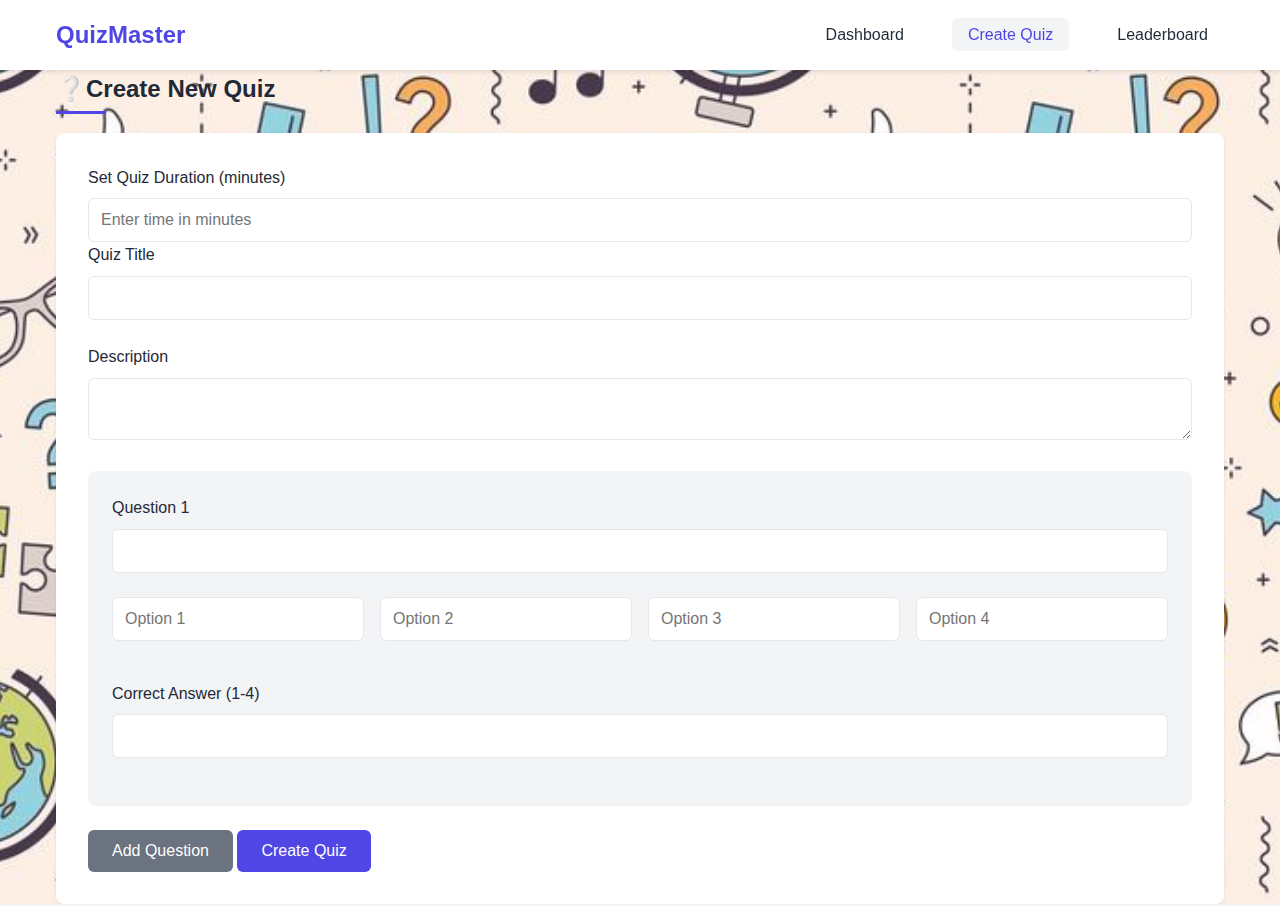
<file: quixe sachin/createquiz.html>
<!DOCTYPE html>
<html lang="en">
<head>
    <meta charset="UTF-8">
    <meta name="viewport" content="width=device-width, initial-scale=1.0">
    <title>QuizMaster - Create Quiz</title>
    <link rel="stylesheet" href="styles.css">
</head>
<body>
    <nav class="navbar">
        <div class="container">
            <h1 class="logo">QuizMaster</h1>
            <ul class="nav-links">
                <li><a href="dashboard.html" class="nav-link">Dashboard</a></li>
                <li><a href="createquiz.html" class="nav-link active">Create Quiz</a></li>
               
                <li><a href="Tleaderboard.html" class="nav-link">Leaderboard</a></li>
            </ul>
        </div>
    </nav>

    <main class="container">
        <h2>❔Create New Quiz</h2>
        <form id="quiz-form" class="quiz-form">
            <div class="form-group">
                <label for="quiz-timer">Set Quiz Duration (minutes)</label>
                <input type="number" id="quiz-timer" min="1" placeholder="Enter time in minutes" required>
                <label for="quiz-title">Quiz Title</label>
                <input type="text" id="quiz-title" required>
            </div>
            <div class="form-group">
                <label for="quiz-description">Description</label>
                <textarea id="quiz-description" required></textarea>
            </div>
            <div id="questions-container"></div>
            <button type="button" id="add-question" class="btn secondary">Add Question</button>
            <button type="submit" class="btn primary">Create Quiz</button>
        </form>
    </main>

    <!-- Modal for sharing quiz -->
    <div id="share-modal" class="modal">
        <div class="modal-content">
            <h3>Share Quiz</h3>
            <p>Share this code with your students:</p>
            <div class="share-code">
                <input type="text" id="share-code-input" readonly>
                <button id="copy-code" class="btn secondary">Copy</button>
            </div>
            <button id="close-modal" class="btn secondary">Close</button>
        </div>
    </div>

    <script src="createquiz.js" type="module"></script>
</body>
</html>
</file>
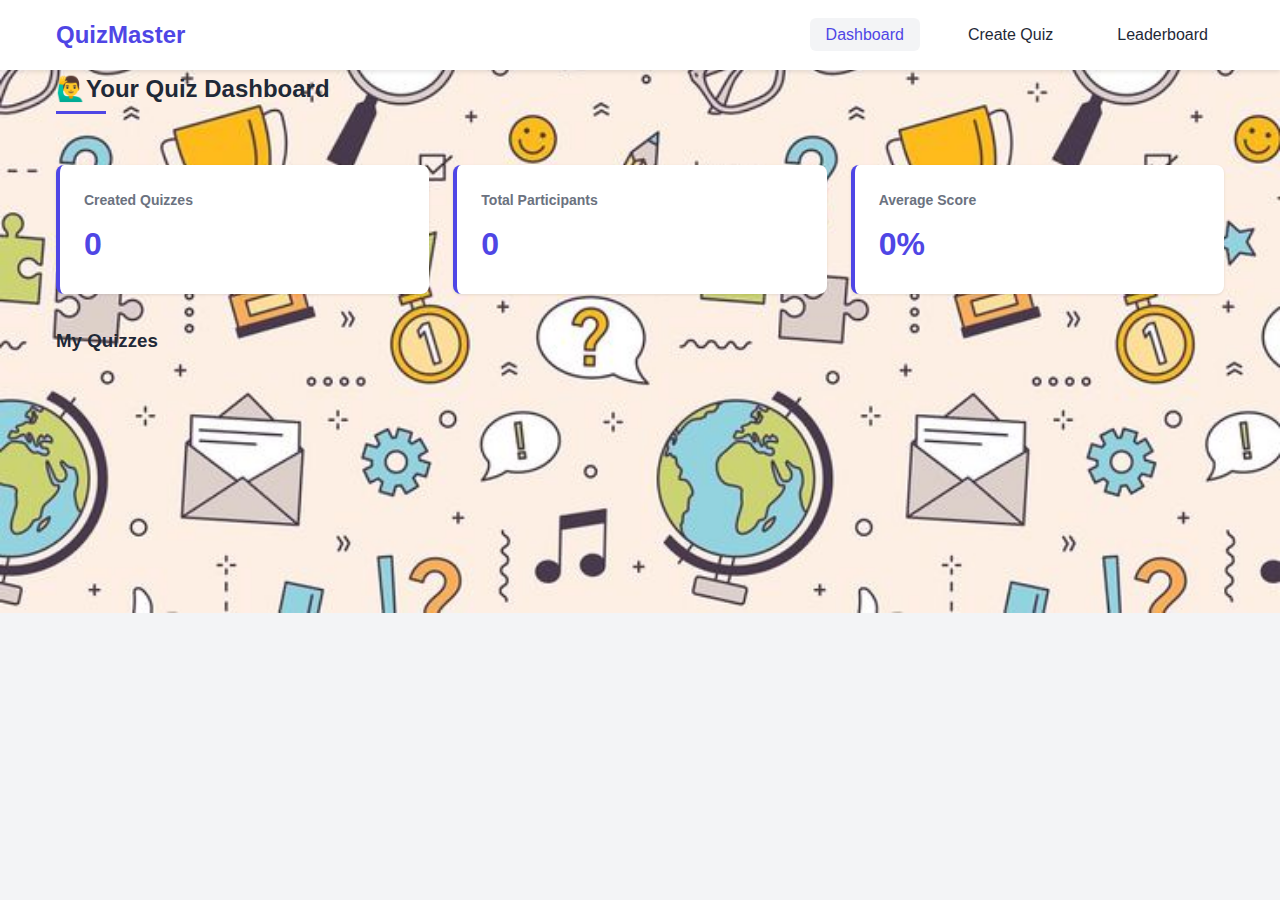
<file: quixe sachin/dashboard.html>
<!DOCTYPE html>
<html lang="en">
<head>
    <meta charset="UTF-8">
    <meta name="viewport" content="width=device-width, initial-scale=1.0">
    <title>QuizMaster - Dashboard</title>
    <link rel="stylesheet" href="styles.css">
</head>
<body>
    <nav class="navbar">
        <div class="container">
            <h1 class="logo">QuizMaster</h1>
            <ul class="nav-links">
                <li><a href="dashboard.html" class="nav-link active">Dashboard</a></li>
                <li><a href="createquiz.html" class="nav-link">Create Quiz</a></li>
             
                <li><a href="Tleaderboard.html" class="nav-link">Leaderboard</a></li>
            </ul>
        </div>
    </nav>

    <main class="container">
        <h2>🙋‍♂️Your Quiz Dashboard</h2>
        <div class="stats-grid">
            <div class="stat-card">
                <h3>Created Quizzes</h3>
                <p id="total-quizzes">0</p>
            </div>
            <div class="stat-card">
                <h3>Total Participants</h3>
                <p id="total-participants">0</p>
            </div>
            <div class="stat-card">
                <h3>Average Score</h3>
                <p id="average-score">0%</p>
            </div>
        </div>
        <div class="my-quizzes">
            <h3>My Quizzes</h3>
            <div id="quiz-list" class="quiz-grid"></div>
        </div>
    </main>

    <script src="dashboard.js" type="module"></script>
</body>
</html>
</file>
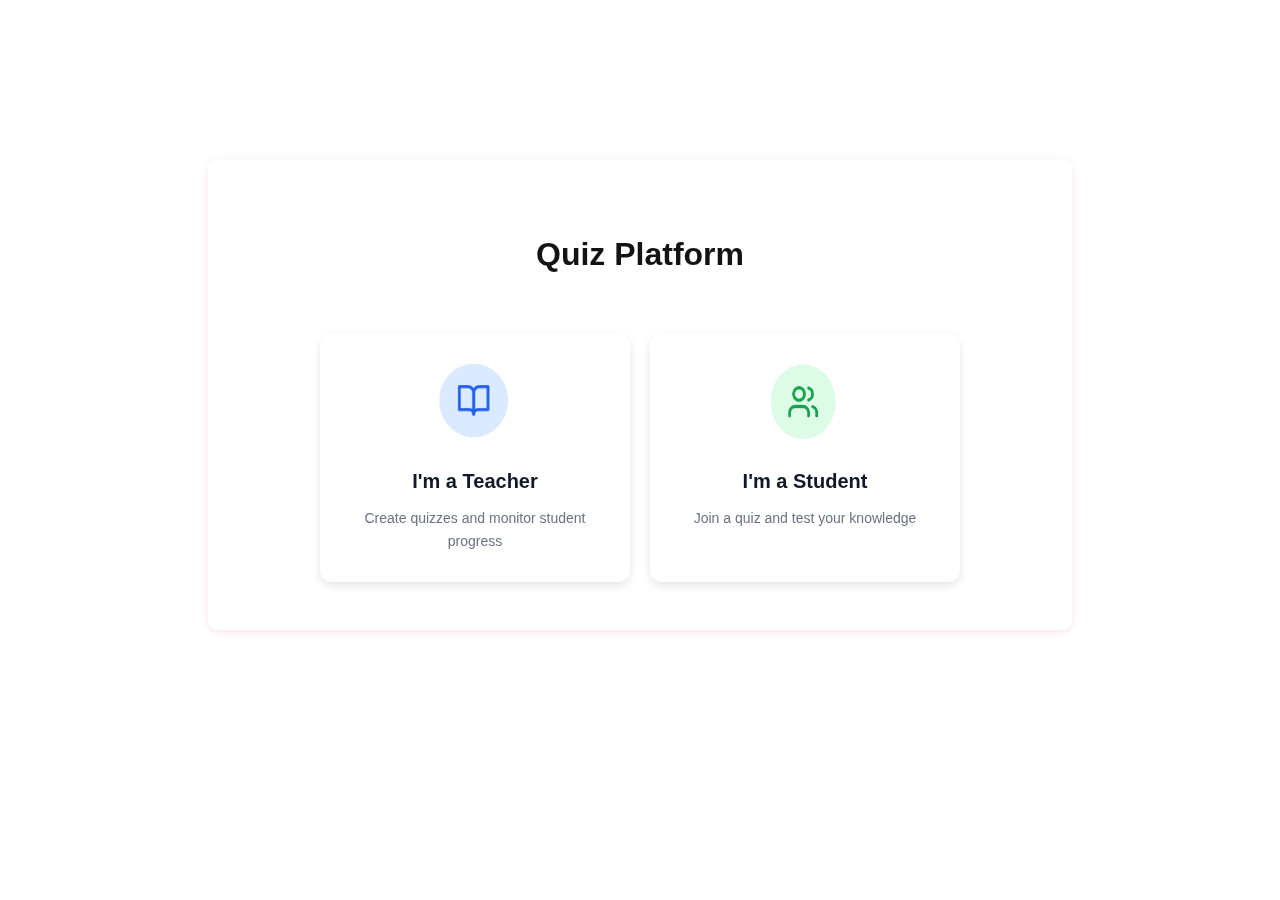
<file: quixe sachin/home.html>
<!DOCTYPE html>
<html lang="en">
<head>
    <meta charset="UTF-8">
    <meta name="viewport" content="width=device-width, initial-scale=1.0">
    <title>Quiz Platform</title>
    <link rel="stylesheet" href="home.css">
    <script>
        function showQuizForm() {
            window.location.href = "createquiz.html"; // Redirects to the teacher's page
        }

        function showStudentPanel() {
            window.location.href = "student.html"; // Redirects to the student's page
        }
    </script>
</head>
<body>
    <div class="container">
        <div id="welcome-screen" class="screen">
            <h1><b>Quiz Platform</b></h1>
            <div class="roles">
                <div class="role" onclick="showQuizForm()">
                    <img src="image.png" alt="Teacher">
                    <div class="role-title">I'm a Teacher</div>
                    <div class="role-description">Create quizzes and monitor student progress</div>
                </div>

                <div class="role" onclick="showStudentPanel()">
                    <img src="image2.png" alt="Student">
                    <div class="role-title">I'm a Student</div>
                    <div class="role-description">Join a quiz and test your knowledge</div>
                </div>
            </div>         
        </div>
    </div>
</body>
</html>
</file>
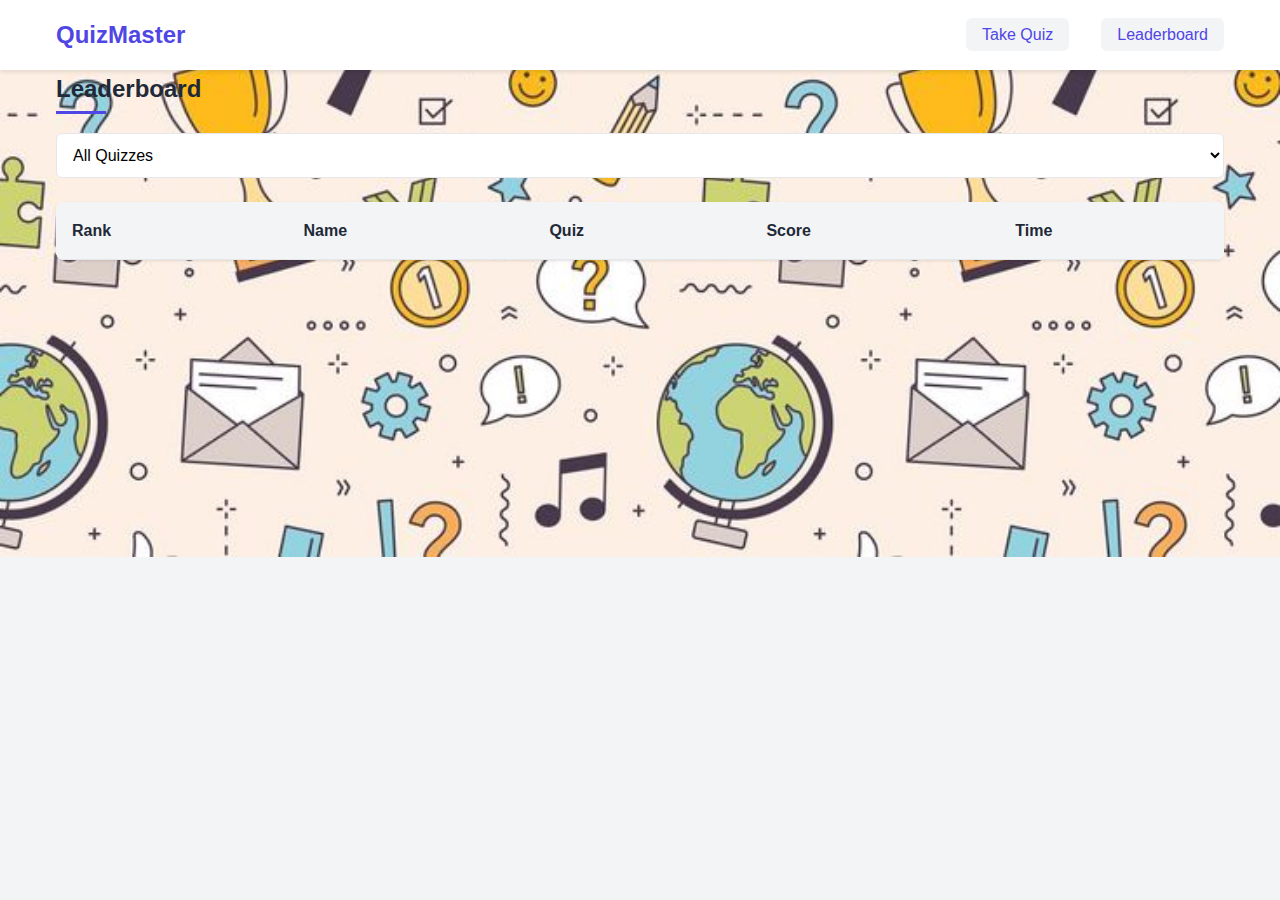
<file: quixe sachin/Sleaderboad.html>
<!DOCTYPE html>
<html lang="en">
<head>
    <meta charset="UTF-8">
    <meta name="viewport" content="width=device-width, initial-scale=1.0">
    <title>QuizMaster - Leaderboard</title>
    <link rel="stylesheet" href="styles.css">
</head>
<body>
    <nav class="navbar">
        <div class="container">
            <h1 class="logo">QuizMaster</h1>
            <ul class="nav-links">
               
                <li><a href="student.html" class="nav-link active">Take Quiz</a></li>
                <li><a href="Sleaderboad.html" class="nav-link active">Leaderboard</a></li>
            </ul>
        </div>
    </nav>

    <main class="container">
        <h2>Leaderboard</h2>
        <div class="leaderboard-filters">
            <select id="quiz-select">
                <option value="all">All Quizzes</option>
            </select>
        </div>
        <table class="leaderboard-table">
            <thead>
                <tr>
                    <th>Rank</th>
                    <th>Name</th>
                    <th>Quiz</th>
                    <th>Score</th>
                    <th>Time</th>
                </tr>
            </thead>
            <tbody id="leaderboard-body"></tbody>
        </table>
    </main>

    <script src="Sleaderboad.js" type="module"></script>
</body>
</html>
</file>
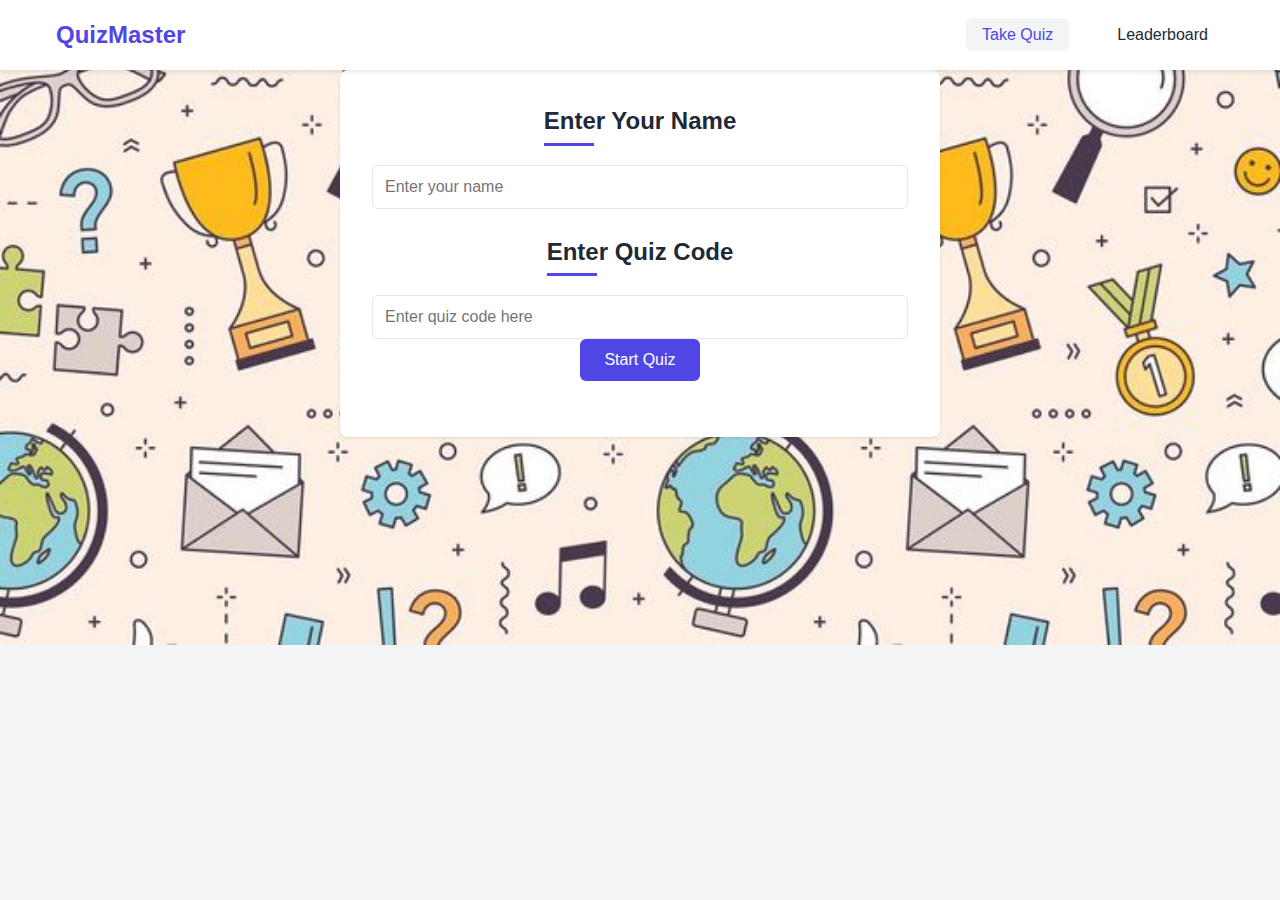
<file: quixe sachin/student.html>
<!DOCTYPE html>
<html lang="en">
<head>
    <meta charset="UTF-8">
    <meta name="viewport" content="width=device-width, initial-scale=1.0">
    <title>QuizMaster - Take Quiz</title>
    <link rel="stylesheet" href="styles.css">
</head>
<body>
    <nav class="navbar">
        <div class="container">
            <h1 class="logo">QuizMaster</h1>
            <ul class="nav-links">
              
                <li><a href="student.html" class="nav-link active">Take Quiz</a></li>
                <li><a href="Sleaderboad.html" class="nav-link">Leaderboard</a></li>
            </ul>
        </div>
    </nav>

    <main class="container">
        <div id="quiz-entry" class="quiz-entry">

            <h2>Enter Your Name</h2>
    <div class="form-group">
        <input type="text" id="user-name" placeholder="Enter your name">
    </div>

            <h2>Enter Quiz Code</h2>
            <div class="form-group">
                <input type="text" id="quiz-code" placeholder="Enter quiz code here">
                <button id="start-quiz" class="btn primary">Start Quiz</button>
            </div>
        </div>
        <div id="quiz-content" class="quiz-content hidden">
            <h3 id="quiz-timer-display" style="color: red; text-align: center;"></h3>

            <h2 id="quiz-title-display"></h2>
            <div id="question-display"></div>
            <div class="quiz-navigation">
                <button id="prev-question" class="btn secondary">Previous</button>
                <button id="next-question" class="btn primary">Next</button>
                <button id="submit-quiz" class="btn primary ">Submit Quiz</button>
            </div>
        </div>
    </main>

    <script src="student.js" type="module"></script>
</body>
</html>
</file>
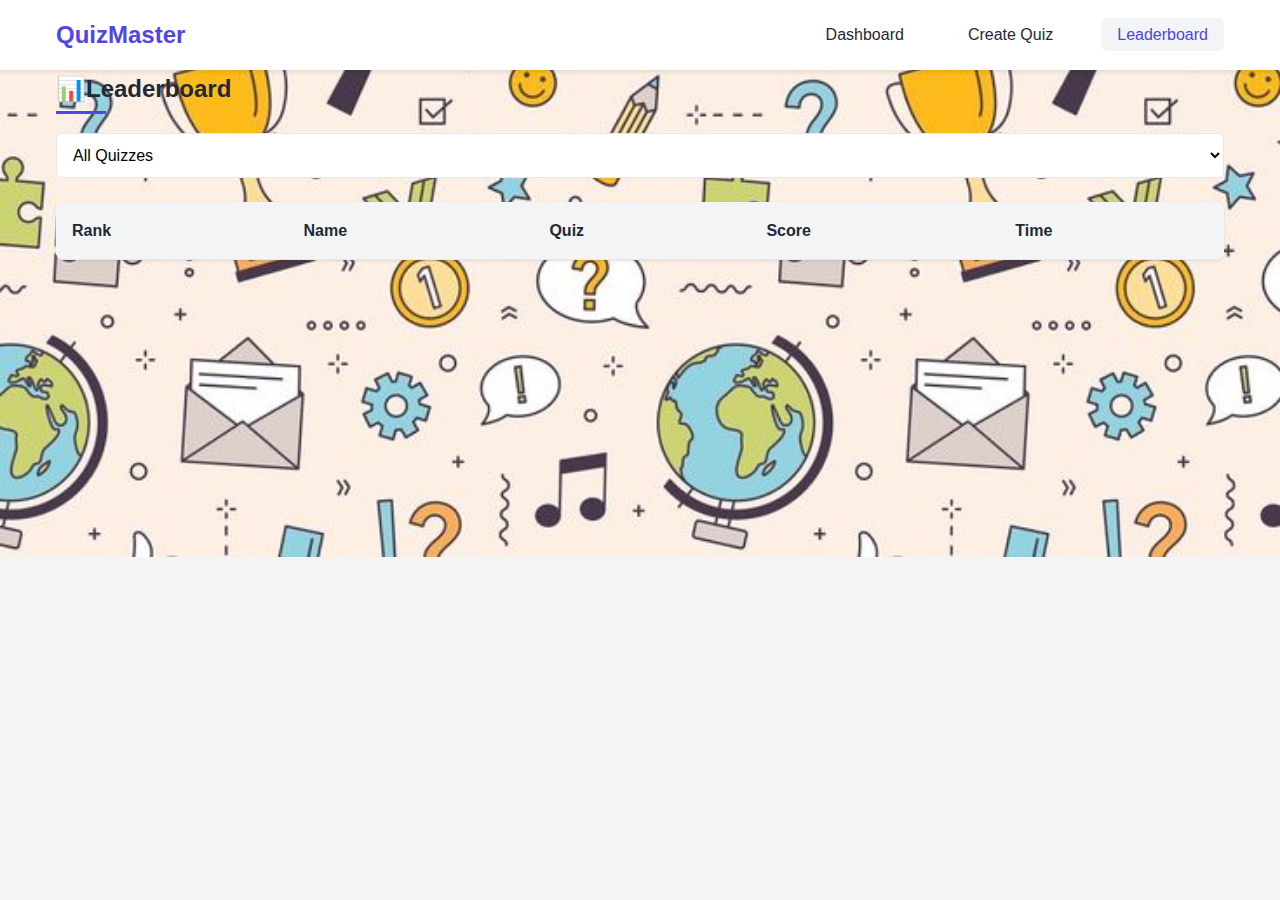
<file: quixe sachin/Tleaderboard.html>
<!DOCTYPE html>
<html lang="en">
<head>
    <meta charset="UTF-8">
    <meta name="viewport" content="width=device-width, initial-scale=1.0">
    <title>QuizMaster - Leaderboard</title>
    <link rel="stylesheet" href="styles.css">
</head>
<body>
    <nav class="navbar">
        <div class="container">
            <h1 class="logo">QuizMaster</h1>
            <ul class="nav-links">
                <li><a href="dashboard.html" class="nav-link">Dashboard</a></li>
                <li><a href="createquiz.html" class="nav-link">Create Quiz</a></li>
              
                <li><a href="Tleaderboard.html" class="nav-link active">Leaderboard</a></li>
            </ul>
        </div>
    </nav>

    <main class="container">
        <h2>📊Leaderboard</h2>
        <div class="leaderboard-filters">
            <select id="quiz-select">
                <option value="all">All Quizzes</option>
            </select>
        </div>
        <table class="leaderboard-table">
            <thead>
                <tr>
                    <th>Rank</th>
                    <th>Name</th>
                    <th>Quiz</th>
                    <th>Score</th>
                    <th>Time</th>
                </tr>
            </thead>
            <tbody id="leaderboard-body"></tbody>
        </table>
    </main>

    <script src="Tleaderboard.js" type="module"></script>
</body>
</html>
</file>
<file: quixe sachin/styles.css>
/* Base styles */
:root {
    --primary-color: #4f46e5;
    --primary-hover: #4338ca;
    --secondary-color: #6b7280;
    --background-color: #f3f4f6;
    --text-color: #1f2937;
    --border-color: #e5e7eb;
    --card-background: #ffffff;
    --success-color: #10b981;
    --error-color: #ef4444;
    --animation-speed: 0.3s;
}

* {
    margin: 0;
    padding: 0;
    box-sizing: border-box;
}

body {
    font-family: -apple-system, BlinkMacSystemFont, 'Segoe UI', Roboto, 'Helvetica Neue', Arial, sans-serif;
    line-height: 1.6;
    color: var(--text-color);
    background: var(--background-color) url('Quiz background.jpg') no-repeat center center/cover;
    transition: background-color var(--animation-speed) ease;
}

.container {
    max-width: 1200px;
    margin: 0 auto;
    padding: 0 1rem;
}

/* Navigation */
.navbar {
    background-color: var(--card-background);
    box-shadow: 0 2px 4px rgba(0, 0, 0, 0.1);
    padding: 1rem 0;
    position: sticky;
    top: 0;
    z-index: 100;
}

.navbar .container {
    display: flex;
    justify-content: space-between;
    align-items: center;
}

.logo {
    font-size: 1.5rem;
    font-weight: bold;
    color: var(--primary-color);
    transition: transform 0.3s ease;
}

.logo:hover {
    transform: scale(1.05);
}

.nav-links {
    display: flex;
    gap: 2rem;
    list-style: none;
}

.nav-link {
    text-decoration: none;
    color: var(--text-color);
    font-weight: 500;
    padding: 0.5rem 1rem;
    border-radius: 0.375rem;
    transition: all 0.3s ease;
    position: relative;
}

.nav-link:hover {
    background-color: var(--background-color);
    transform: translateY(-2px);
}

.nav-link.active {
    color: var(--primary-color);
    background-color: var(--background-color);
}

.nav-link.active::after {
    content: '';
    position: absolute;
    bottom: 0;
    left: 0;
    width: 100%;
    height: 2px;
    background-color: var(--primary-color);
    transform: scaleX(0);
    transition: transform 0.3s ease;
    transform-origin: center;
}

.nav-link.active:hover::after {
    transform: scaleX(1);
}

/* Pages */
.page {
    display: none;
    padding: 2rem 0;
    animation: fadeIn 0.5s ease;
}

@keyframes fadeIn {
    from {
        opacity: 0;
        transform: translateY(10px);
    }
    to {
        opacity: 1;
        transform: translateY(0);
    }
}

.page.active {
    display: block;
}

h2 {
    margin-bottom: 1.5rem;
    color: var(--text-color);
    
    position: relative;
    display: inline-block;
}

h2::after {
    content: '';
    position: absolute;
    bottom: -5px;
    left: 0;
    width: 50px;
    height: 3px;
    background-color: var(--primary-color);
    transition: width 0.3s ease;
}

h2:hover::after {
    width: 100%;
}

/* Dashboard */
.stats-grid {
    display: grid;
    grid-template-columns: repeat(auto-fit, minmax(250px, 1fr));
    gap: 1.5rem;
    margin: 2rem 0;
}

.stat-card {
    background-color: var(--card-background);
    padding: 1.5rem;
    border-radius: 0.5rem;
    box-shadow: 0 1px 3px rgba(0, 0, 0, 0.1);
    transition: all 0.3s ease;
    border-left: 4px solid var(--primary-color);
}

.stat-card:hover {
    transform: translateY(-5px);
    box-shadow: 0 10px 20px rgba(0, 0, 0, 0.1);
}

.stat-card h3 {
    color: var(--secondary-color);
    font-size: 0.875rem;
    margin-bottom: 0.5rem;
}

.stat-card p {
    font-size: 2rem;
    font-weight: bold;
    color: var(--primary-color);
    transition: color 0.3s ease;
}

.stat-card:hover p {
    color: var(--primary-hover);
}

.quiz-grid {
    display: grid;
    grid-template-columns: repeat(auto-fill, minmax(300px, 1fr));
    gap: 1.5rem;
    margin-top: 1rem;
}

.quiz-card {
    background-color: var(--card-background);
    padding: 1.5rem;
    border-radius: 0.5rem;
    box-shadow: 0 1px 3px rgba(0, 0, 0, 0.1);
    transition: all 0.3s ease;
    position: relative;
    overflow: hidden;
}

.quiz-card::before {
    content: '';
    position: absolute;
    top: 0;
    left: 0;
    width: 100%;
    height: 4px;
    background: linear-gradient(90deg, var(--primary-color), var(--primary-hover));
    transform: scaleX(0);
    transform-origin: left;
    transition: transform 0.3s ease;
}

.quiz-card:hover {
    transform: translateY(-5px);
    box-shadow: 0 10px 20px rgba(0, 0, 0, 0.1);
}

.quiz-card:hover::before {
    transform: scaleX(1);
}

.quiz-card h3 {
    margin-bottom: 0.5rem;
    color: var(--text-color);
}

.quiz-code {
    display: inline-block;
    background-color: var(--background-color);
    padding: 0.25rem 0.5rem;
    border-radius: 0.25rem;
    font-family: monospace;
    margin: 0.5rem 0;
    font-weight: bold;
    color: var(--primary-color);
}

.quiz-stats {
    color: var(--secondary-color);
    font-size: 0.875rem;
}

/* Forms */
.form-group {
    margin-bottom: 1.5rem;
}

label {
    display: block;
    margin-bottom: 0.5rem;
    font-weight: 500;
    color: var(--text-color);
}

input[type="text"],
input[type="number"],
textarea,
select {
    width: 100%;
    padding: 0.75rem;
    border: 1px solid var(--border-color);
    border-radius: 0.375rem;
    font-size: 1rem;
    transition: all 0.3s ease;
    background-color: var(--card-background);
}

input[type="text"]:focus,
input[type="number"]:focus,
textarea:focus,
select:focus {
    outline: none;
    border-color: var(--primary-color);
    box-shadow: 0 0 0 3px rgba(79, 70, 229, 0.1);
}

.quiz-form {
    background-color: var(--card-background);
    padding: 2rem;
    border-radius: 0.5rem;
    box-shadow: 0 1px 3px rgba(0, 0, 0, 0.1);
    animation: slideUp 0.5s ease;
}

@keyframes slideUp {
    from {
        opacity: 0;
        transform: translateY(20px);
    }
    to {
        opacity: 1;
        transform: translateY(0);
    }
}

.question-item {
    background-color: var(--background-color);
    padding: 1.5rem;
    border-radius: 0.5rem;
    margin-bottom: 1.5rem;
    animation: fadeIn 0.5s ease;
}

.options-container {
    display: grid;
    grid-template-columns: repeat(auto-fit, minmax(200px, 1fr));
    gap: 1rem;
    margin: 1rem 0;
}

/* Buttons */
.btn {
    display: inline-flex;
    align-items: center;
    padding: 0.75rem 1.5rem;
    border: none;
    border-radius: 0.375rem;
    font-size: 1rem;
    font-weight: 500;
    cursor: pointer;
    transition: all 0.3s ease;
    position: relative;
    overflow: hidden;
}

.btn::after {
    content: '';
    position: absolute;
    top: 50%;
    left: 50%;
    width: 5px;
    height: 5px;
    background: rgba(255, 255, 255, 0.5);
    opacity: 0;
    border-radius: 100%;
    transform: scale(1, 1) translate(-50%);
    transform-origin: 50% 50%;
}

.btn:focus:not(:active)::after {
    animation: ripple 1s ease-out;
}

@keyframes ripple {
    0% {
        transform: scale(0, 0);
        opacity: 0.5;
    }
    100% {
        transform: scale(20, 20);
        opacity: 0;
    }
}

.btn.primary {
    background-color: var(--primary-color);
    color: white;
}

.btn.primary:hover {
    background-color: var(--primary-hover);
    transform: translateY(-2px);
    box-shadow: 0 4px 8px rgba(0, 0, 0, 0.1);
}

.btn.primary:active {
    transform: translateY(0);
    box-shadow: none;
}

.btn.secondary {
    background-color: var(--secondary-color);
    color: white;
}

.btn.secondary:hover {
    opacity: 0.9;
    transform: translateY(-2px);
    box-shadow: 0 4px 8px rgba(0, 0, 0, 0.1);
}

.btn.secondary:active {
    transform: translateY(0);
    box-shadow: none;
}

/* Quiz Taking */
.quiz-entry {
    background-color: var(--card-background);
    padding: 2rem;
    border-radius: 0.5rem;
    box-shadow: 0 1px 3px rgba(0, 0, 0, 0.1);
    max-width: 600px;
    margin: 0 auto;
    text-align: center;
    animation: fadeIn 0.5s ease;
}

.quiz-content {
    background-color: var(--card-background);
    padding: 2rem;
    border-radius: 0.5rem;
    box-shadow: 0 1px 3px rgba(0, 0, 0, 0.1);
    animation: fadeIn 0.5s ease;
}

.question-text {
    font-size: 1.25rem;
    margin-bottom: 1.5rem;
    color: var(--text-color);
}

.options {
    display: flex;
    flex-direction: column;
    gap: 1rem;
    margin-bottom: 1.5rem;
}

.option {
    display: flex;
    align-items: center;
    padding: 1rem;
    border: 1px solid var(--border-color);
    border-radius: 0.5rem;
    cursor: pointer;
    transition: all 0.3s ease;
}

.option:hover {
    background-color: var(--background-color);
    transform: translateX(5px);
}

.option input[type="radio"] {
    margin-right: 1rem;
}

.quiz-navigation {
    display: flex;
    gap: 1rem;
    margin-top: 2rem;
    justify-content: center;
}

.result {
    background-color: var(--background-color);
    padding: 2rem;
    border-radius: 0.5rem;
    text-align: center;
    margin: 2rem 0;
    animation: pulse 2s infinite;
}

@keyframes pulse {
    0% {
        box-shadow: 0 0 0 0 rgba(79, 70, 229, 0.4);
    }
    70% {
        box-shadow: 0 0 0 10px rgba(79, 70, 229, 0);
    }
    100% {
        box-shadow: 0 0 0 0 rgba(79, 70, 229, 0);
    }
}

.result p {
    font-size: 1.25rem;
    margin-bottom: 0.5rem;
}

.result p:first-child {
    font-size: 2rem;
    font-weight: bold;
    color: var(--primary-color);
}

/* Leaderboard */
.leaderboard-filters {
    margin-bottom: 1.5rem;
}

.leaderboard-table {
    width: 100%;
    border-collapse: collapse;
    margin-top: 1.5rem;
    background-color: var(--card-background);
    border-radius: 0.5rem;
    overflow: hidden;
    box-shadow: 0 1px 3px rgba(0, 0, 0, 0.1);
}

.leaderboard-table th,
.leaderboard-table td {
    padding: 1rem;
    text-align: left;
    border-bottom: 1px solid var(--border-color);
}

.leaderboard-table th {
    background-color: var(--background-color);
    font-weight: 600;
    color: var(--text-color);
}

.leaderboard-table tr {
    transition: background-color 0.3s ease;
}

.leaderboard-table tr:hover {
    background-color: var(--background-color);
}

.leaderboard-table tr:first-child td {
    position: relative;
}

.leaderboard-table tr:first-child td:first-child::before {
    content: '🏆';
    position: absolute;
    left: -5px;
    top: 50%;
    transform: translateY(-50%);
    font-size: 1.5rem;
    animation: bounce 1s infinite alternate;
}

@keyframes bounce {
    from {
        transform: translateY(-50%) scale(1);
    }
    to {
        transform: translateY(-50%) scale(1.2);
    }
}

/* Modal */
.modal {
    display: none;
    position: fixed;
    top: 0;
    left: 0;
    width: 100%;
    height: 100%;
    background-color: rgba(0, 0, 0, 0.5);
    align-items: center;
    justify-content: center;
    z-index: 1000;
    opacity: 0;
    transition: opacity 0.3s ease;
}

.modal.active {
    display: flex;
    animation: fadeIn 0.3s ease forwards;
    opacity: 1;
}

.modal-content {
    background-color: var(--card-background);
    padding: 2rem;
    border-radius: 0.5rem;
    box-shadow: 0 10px 25px rgba(0, 0, 0, 0.1);
    width: 100%;
    max-width: 500px;
    transform: translateY(20px);
    animation: slideUp 0.3s ease forwards;
}

.share-code {
    display: flex;
    margin: 1rem 0;
    gap: 0.5rem;
}

.share-code input {
    flex: 1;
    font-family: monospace;
    font-size: 1.25rem;
    text-align: center;
    letter-spacing: 2px;
    font-weight: bold;
}

/* Utility classes */
.hidden {
    display: none !important;
}

/* Responsive adjustments */
@media (max-width: 768px) {
    .nav-links {
        gap: 1rem;
    }
    
    .stats-grid,
    .quiz-grid {
        grid-template-columns: 1fr;
    }
    
    .options-container {
        grid-template-columns: 1fr;
    }
    
    .quiz-navigation {
        flex-direction: column;
    }
}
</file>
<file: quixe sachin/home.css>
/* Responsive Design */
@media (max-width: 600px) {
    .container {
        padding: 1rem;
    }

    .button-group {
        flex-direction: column;
        gap: 0.5rem;
    }

    button {
        width: 100%;
    }
}
body {
    font-family: 'Arial', sans-serif;
    line-height: 1.6;
    background: url("https://static.vecteezy.com/system/resources/previews/017/301/453/original/blackboard-and-elements-in-the-classroom-on-wooden-sheet-background-chalkboard-for-copy-space-blank-blackboard-illustration-vector.jpg") no-repeat center center/cover;
    background-size: cover;
    background-attachment: fixed; /* Keeps the image fixed */
    color: #333;
    margin: 0;
    padding: 5%;
}

.container {
    max-width: 800px;
    margin: 6rem auto;
    padding: 2rem;
 
    background: rgba(255, 255, 255, 0.2); /* Semi-transparent background */
    border-radius: 10px;
    box-shadow: 0 2px 10px rgba(164, 22, 22, 0.1);
    backdrop-filter: blur(10px); /* Blurs the container only */
    
}


.screen {
    display: grid;
    justify-content: center;

    padding: 1rem;
    
}

.hidden {
    display: none;
}

h1, h2 {
    text-align: center;
    margin-bottom: 2rem;
    color: #121315;
}

.roles {
    display: flex;
    justify-content: center;
    gap: 20px;
    margin-top: 20px;
    box-shadow: #121315;
}

.role {
    width: 250px;
    padding: 30px;
    background-color: white;
    border-radius: 12px;
    box-shadow: 0 4px 8px rgba(0, 0, 0, 0.1);
    cursor: pointer;
    transition: transform 0.2s, box-shadow 0.2s;
    text-align: center;
}

.role:hover {
    transform: scale(1.05);
    box-shadow: 0 6px 12px rgba(13, 12, 12, 0.15);
}

.role img {
    width: 100px;
    height: 80px;
    margin-bottom: 15px;
}

.role-title {
    font-size: 20px;
    font-weight: bold;
    color: #111827;
    margin-bottom: 10px;
}

.role-description {
    font-size: 14px;
    color: #6b7280;
}
</file>
